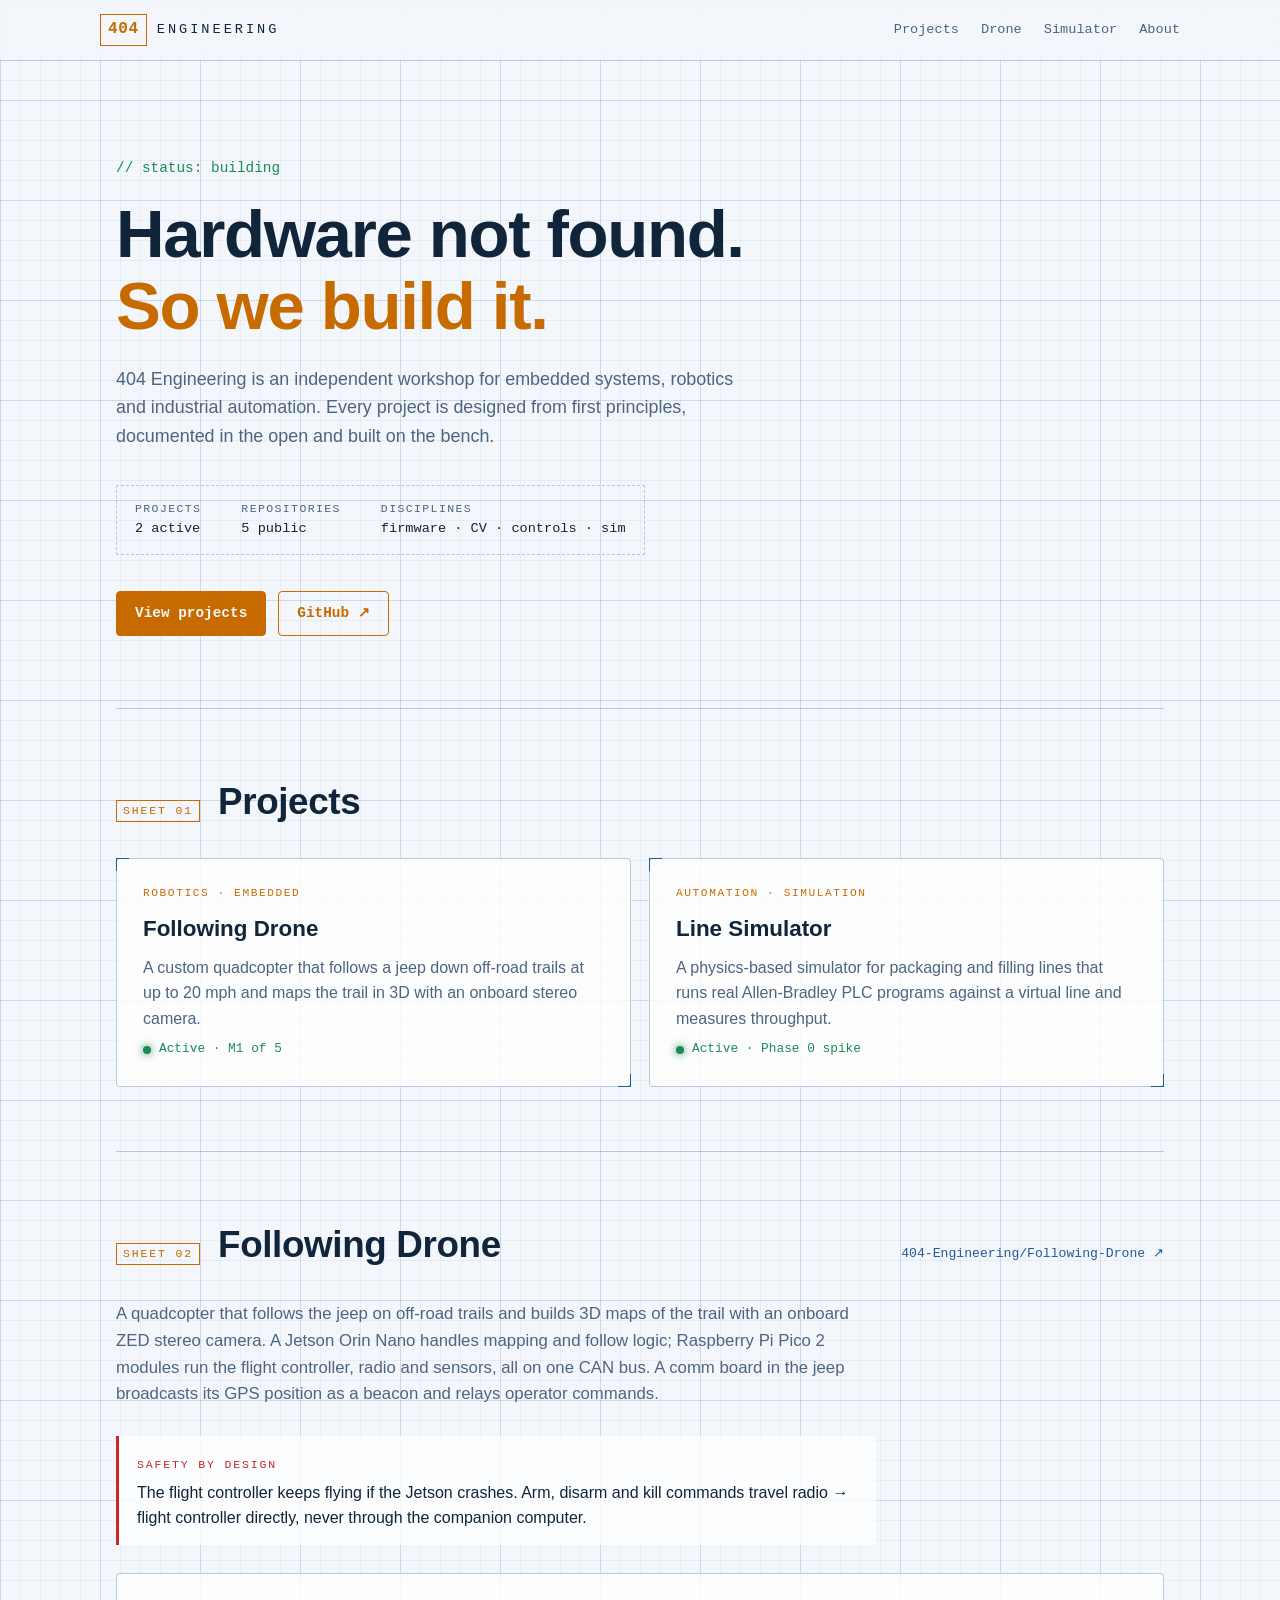
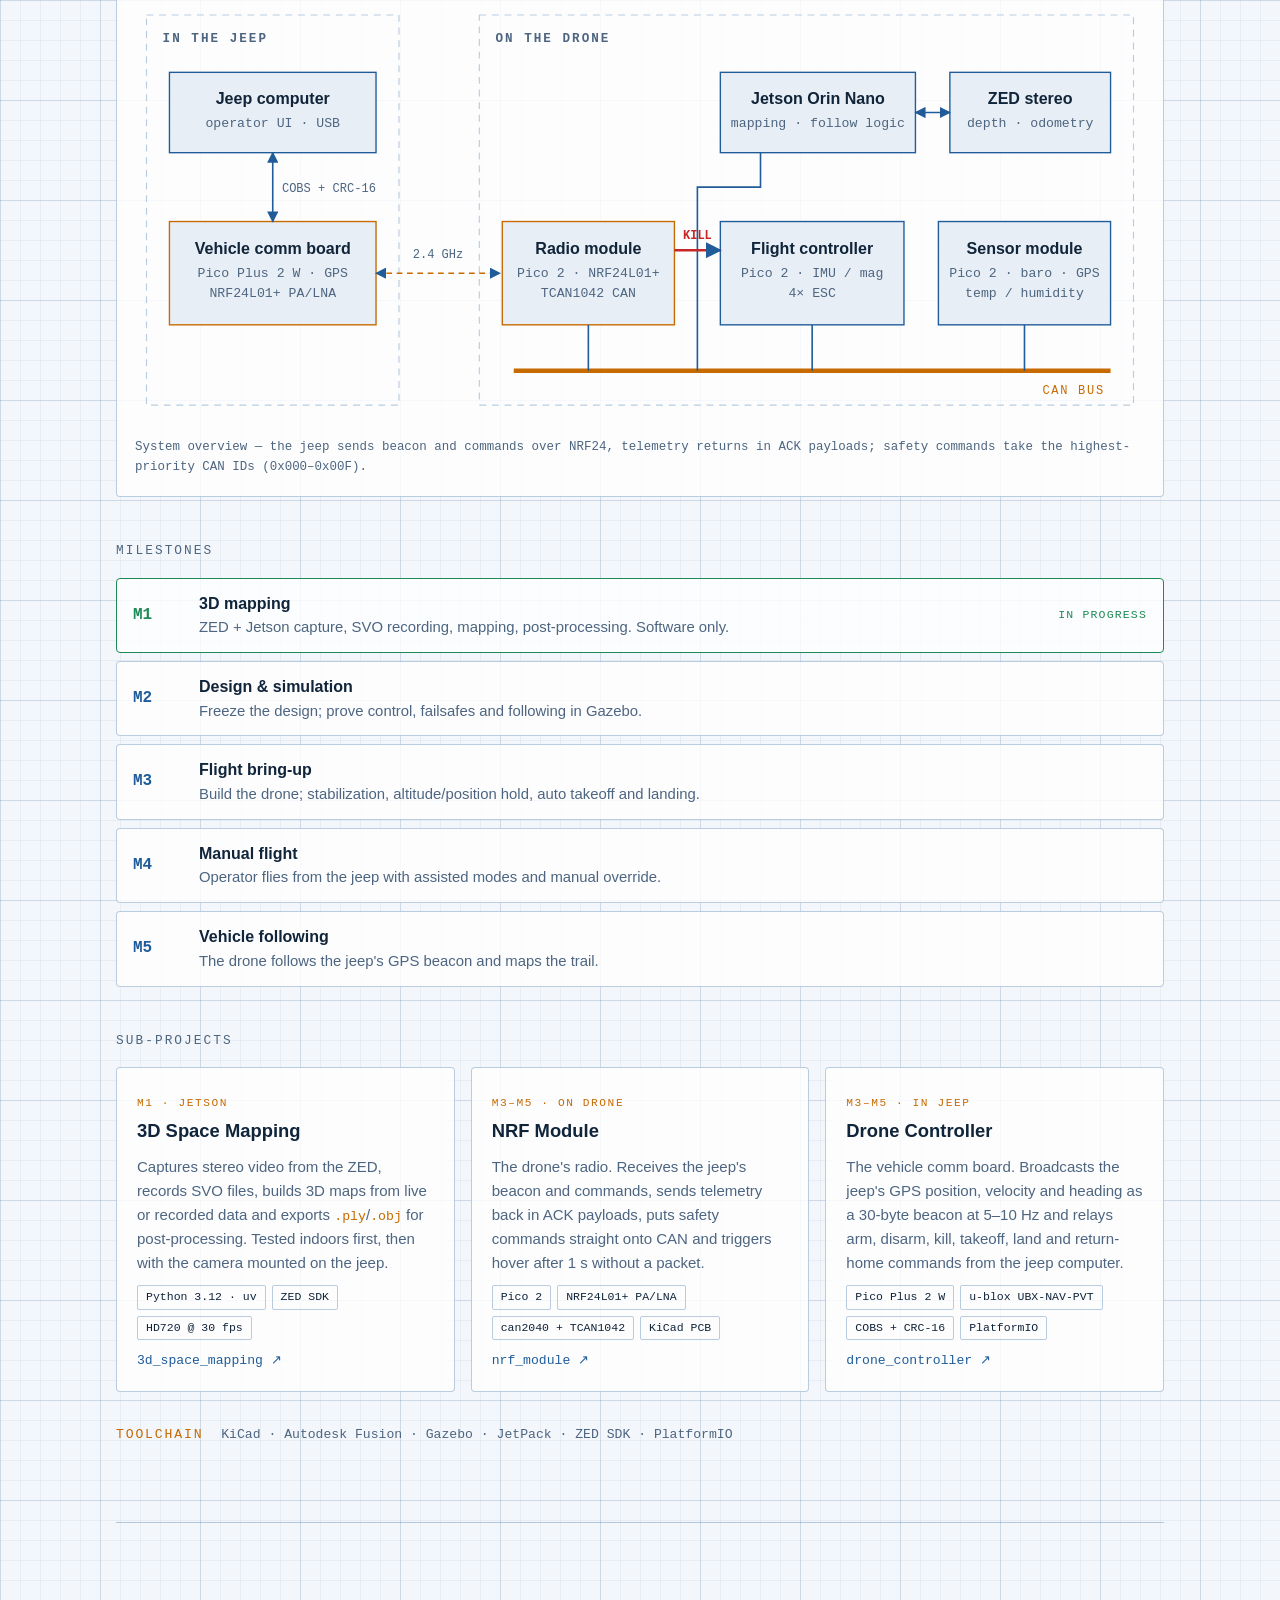
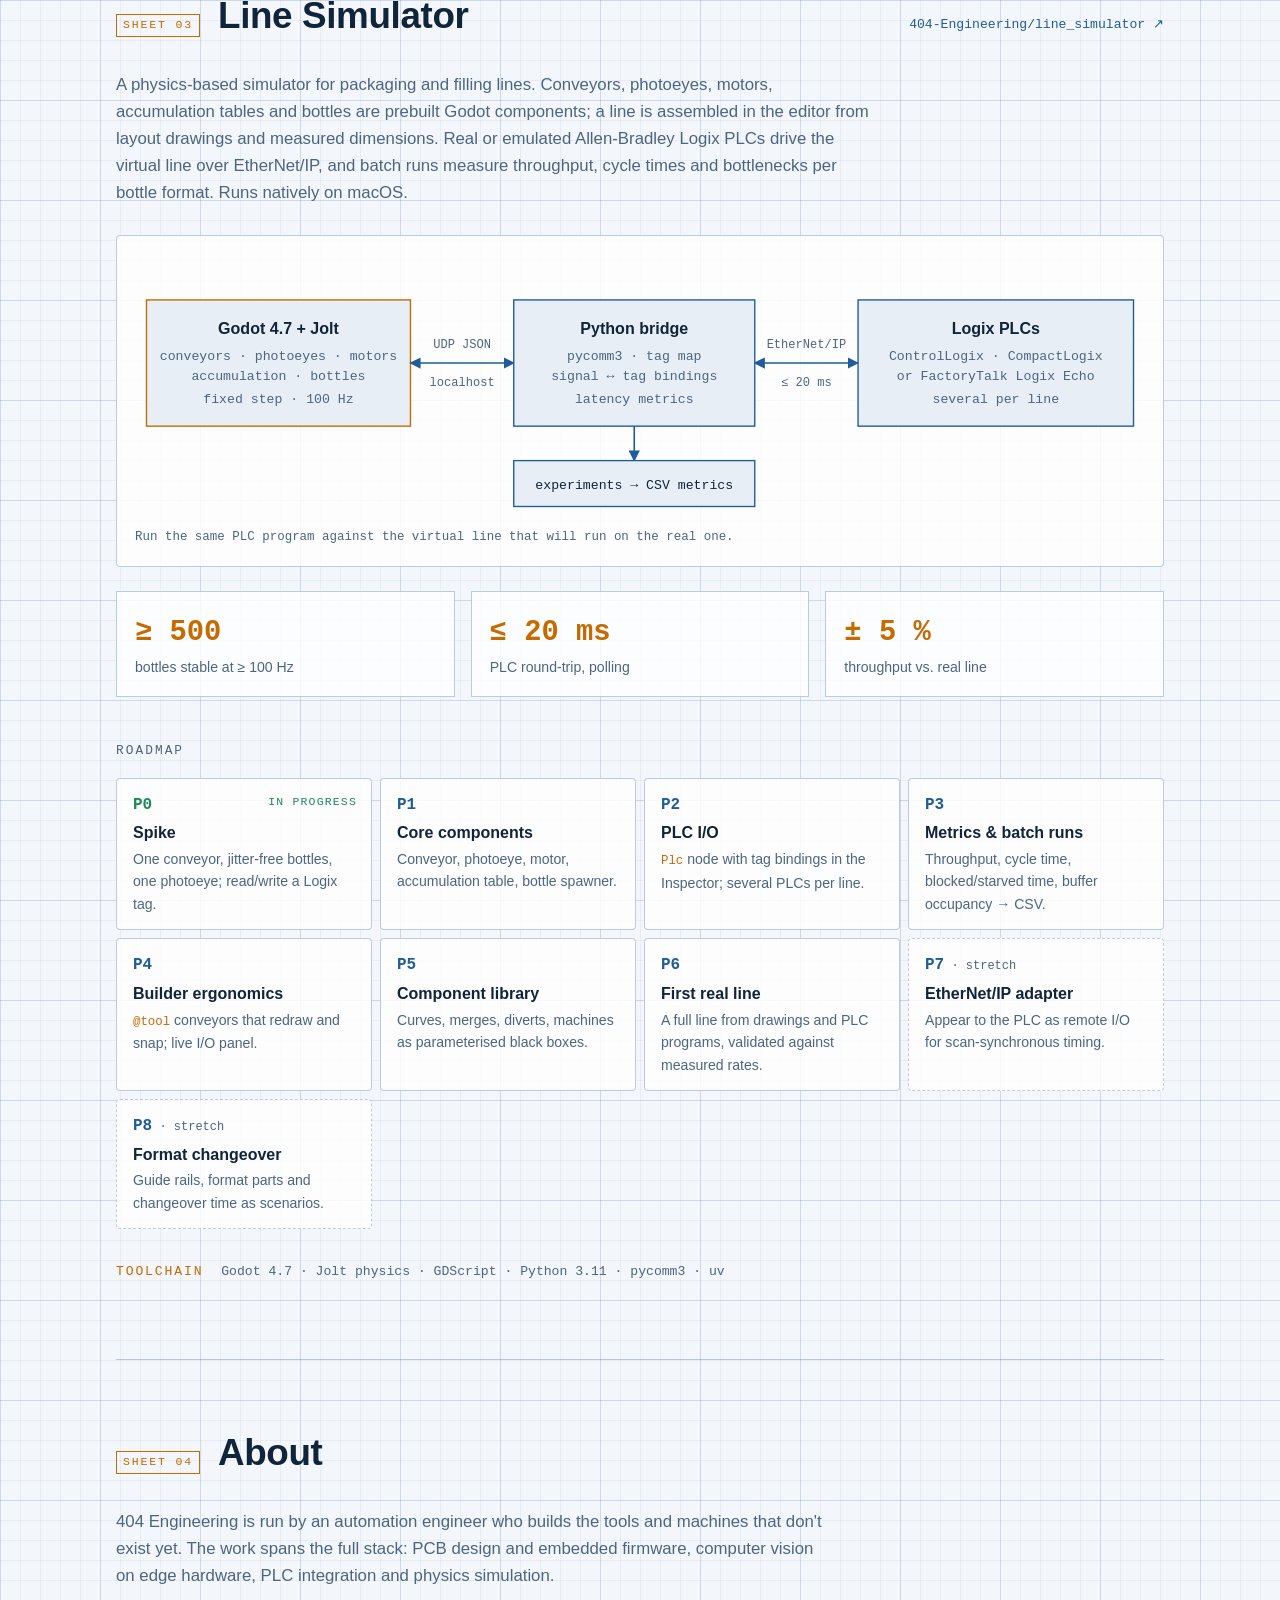
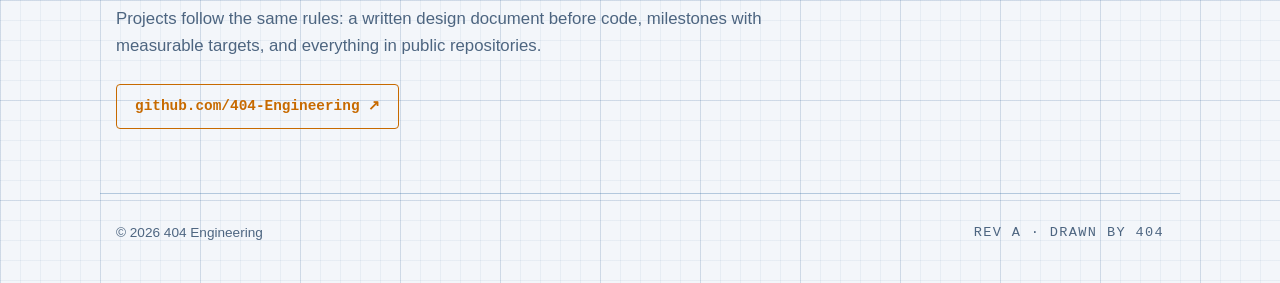
<file: site/index.html>
<!doctype html>
<html lang="en">
<head>
  <meta charset="utf-8">
  <meta name="viewport" content="width=device-width, initial-scale=1">
  <title>404 Engineering</title>
  <meta name="description" content="404 Engineering: independent hardware and software projects — an autonomous trail-following drone and a physics-based packaging line simulator.">
  <meta name="theme-color" content="#0b1a2b">
  <link rel="icon" href="assets/favicon.svg" type="image/svg+xml">
  <link rel="stylesheet" href="assets/style.css">
</head>
<body>
  <header class="topbar">
    <a class="brand" href="#top" aria-label="404 Engineering home">
      <span class="brand-mark">404</span><span class="brand-word">ENGINEERING</span>
    </a>
    <nav class="nav" aria-label="Sections">
      <a href="#projects">Projects</a>
      <a href="#drone">Drone</a>
      <a href="#simulator">Simulator</a>
      <a href="#about">About</a>
    </nav>
  </header>

  <main id="top">
    <!-- Hero -->
    <section class="hero">
      <p class="eyebrow">// status: building</p>
      <h1>Hardware not found.<br><span class="accent">So we build it.</span></h1>
      <p class="lede">404 Engineering is an independent workshop for embedded systems, robotics and industrial
        automation. Every project is designed from first principles, documented in the open and built on the bench.</p>
      <div class="hero-meta">
        <div><span class="k">projects</span><span class="v">2 active</span></div>
        <div><span class="k">repositories</span><span class="v">5 public</span></div>
        <div><span class="k">disciplines</span><span class="v">firmware · CV · controls · sim</span></div>
      </div>
      <div class="cta">
        <a class="btn" href="#projects">View projects</a>
        <a class="btn ghost" href="https://github.com/404-Engineering" rel="noopener">GitHub ↗</a>
      </div>
    </section>

    <!-- Project index -->
    <section id="projects" class="section">
      <header class="section-head">
        <span class="sheet">SHEET 01</span>
        <h2>Projects</h2>
      </header>
      <div class="index-grid">
        <a class="index-card" href="#drone">
          <span class="tag">ROBOTICS · EMBEDDED</span>
          <h3>Following Drone</h3>
          <p>A custom quadcopter that follows a jeep down off-road trails at up to 20 mph and maps the trail in 3D with an onboard stereo camera.</p>
          <span class="status"><i class="dot"></i>Active · M1 of 5</span>
        </a>
        <a class="index-card" href="#simulator">
          <span class="tag">AUTOMATION · SIMULATION</span>
          <h3>Line Simulator</h3>
          <p>A physics-based simulator for packaging and filling lines that runs real Allen-Bradley PLC programs against a virtual line and measures throughput.</p>
          <span class="status"><i class="dot"></i>Active · Phase 0 spike</span>
        </a>
      </div>
    </section>

    <!-- Following Drone -->
    <section id="drone" class="section">
      <header class="section-head">
        <span class="sheet">SHEET 02</span>
        <h2>Following Drone</h2>
        <a class="repo" href="https://github.com/404-Engineering/Following-Drone" rel="noopener">404-Engineering/Following-Drone ↗</a>
      </header>

      <p class="intro">A quadcopter that follows the jeep on off-road trails and builds 3D maps of the trail with an onboard
        ZED stereo camera. A Jetson Orin Nano handles mapping and follow logic; Raspberry Pi Pico 2 modules run the flight
        controller, radio and sensors, all on one CAN bus. A comm board in the jeep broadcasts its GPS position as a beacon
        and relays operator commands.</p>

      <div class="callout">
        <span class="callout-k">SAFETY BY DESIGN</span>
        <p>The flight controller keeps flying if the Jetson crashes. Arm, disarm and kill commands travel radio → flight
          controller directly, never through the companion computer.</p>
      </div>

      <figure class="diagram">
        <svg viewBox="0 0 880 380" role="img" aria-labelledby="drone-svg-title">
          <title id="drone-svg-title">Following Drone system architecture: jeep comm board linked by NRF24 radio to the drone, whose modules share a CAN bus</title>
          <defs>
            <marker id="arr" viewBox="0 0 10 10" refX="9" refY="5" markerWidth="7" markerHeight="7" orient="auto-start-reverse">
              <path d="M0,0 L10,5 L0,10 z" class="fill-line"/>
            </marker>
          </defs>
          <!-- Jeep zone -->
          <rect x="10" y="20" width="220" height="340" class="zone"/>
          <text x="24" y="44" class="zone-label">IN THE JEEP</text>
          <rect x="30" y="70" width="180" height="70" class="box"/>
          <text x="120" y="98" class="box-title">Jeep computer</text>
          <text x="120" y="118" class="box-sub">operator UI · USB</text>
          <rect x="30" y="200" width="180" height="90" class="box hl"/>
          <text x="120" y="228" class="box-title">Vehicle comm board</text>
          <text x="120" y="248" class="box-sub">Pico Plus 2 W · GPS</text>
          <text x="120" y="266" class="box-sub">NRF24L01+ PA/LNA</text>
          <line x1="120" y1="140" x2="120" y2="200" class="link" marker-end="url(#arr)" marker-start="url(#arr)"/>
          <text x="128" y="174" class="link-label">COBS + CRC-16</text>

          <!-- Radio link -->
          <line x1="210" y1="245" x2="318" y2="245" class="link radio" marker-end="url(#arr)" marker-start="url(#arr)"/>
          <text x="264" y="232" class="link-label mid">2.4 GHz</text>

          <!-- Drone zone -->
          <rect x="300" y="20" width="570" height="340" class="zone"/>
          <text x="314" y="44" class="zone-label">ON THE DRONE</text>
          <rect x="320" y="200" width="150" height="90" class="box hl"/>
          <text x="395" y="228" class="box-title">Radio module</text>
          <text x="395" y="248" class="box-sub">Pico 2 · NRF24L01+</text>
          <text x="395" y="266" class="box-sub">TCAN1042 CAN</text>

          <rect x="510" y="70" width="170" height="70" class="box"/>
          <text x="595" y="98" class="box-title">Jetson Orin Nano</text>
          <text x="595" y="118" class="box-sub">mapping · follow logic</text>
          <rect x="710" y="70" width="140" height="70" class="box"/>
          <text x="780" y="98" class="box-title">ZED stereo</text>
          <text x="780" y="118" class="box-sub">depth · odometry</text>
          <line x1="680" y1="105" x2="710" y2="105" class="link" marker-end="url(#arr)" marker-start="url(#arr)"/>

          <rect x="510" y="200" width="160" height="90" class="box"/>
          <text x="590" y="228" class="box-title">Flight controller</text>
          <text x="590" y="248" class="box-sub">Pico 2 · IMU / mag</text>
          <text x="590" y="266" class="box-sub">4× ESC</text>
          <rect x="700" y="200" width="150" height="90" class="box"/>
          <text x="775" y="228" class="box-title">Sensor module</text>
          <text x="775" y="248" class="box-sub">Pico 2 · baro · GPS</text>
          <text x="775" y="266" class="box-sub">temp / humidity</text>

          <!-- CAN bus -->
          <line x1="330" y1="330" x2="850" y2="330" class="bus"/>
          <text x="845" y="350" class="link-label end">CAN BUS</text>
          <line x1="395" y1="290" x2="395" y2="330" class="link"/>
          <line x1="590" y1="290" x2="590" y2="330" class="link"/>
          <line x1="775" y1="290" x2="775" y2="330" class="link"/>
          <path d="M 545 140 L 545 170 L 490 170 L 490 330" class="link" fill="none"/>
          <!-- Kill path -->
          <path d="M 470 225 L 510 225" class="link kill" marker-end="url(#arr)"/>
          <text x="490" y="215" class="link-label mid kill-t">KILL</text>
        </svg>
        <figcaption>System overview — the jeep sends beacon and commands over NRF24, telemetry returns in ACK payloads; safety commands take the highest-priority CAN IDs (0x000–0x00F).</figcaption>
      </figure>

      <h3 class="sub">Milestones</h3>
      <ol class="milestones">
        <li class="current"><span class="m">M1</span><div><b>3D mapping</b><span>ZED + Jetson capture, SVO recording, mapping, post-processing. Software only.</span></div><em>in progress</em></li>
        <li><span class="m">M2</span><div><b>Design &amp; simulation</b><span>Freeze the design; prove control, failsafes and following in Gazebo.</span></div></li>
        <li><span class="m">M3</span><div><b>Flight bring-up</b><span>Build the drone; stabilization, altitude/position hold, auto takeoff and landing.</span></div></li>
        <li><span class="m">M4</span><div><b>Manual flight</b><span>Operator flies from the jeep with assisted modes and manual override.</span></div></li>
        <li><span class="m">M5</span><div><b>Vehicle following</b><span>The drone follows the jeep's GPS beacon and maps the trail.</span></div></li>
      </ol>

      <h3 class="sub">Sub-projects</h3>
      <div class="cards">
        <article class="card">
          <header><span class="tag">M1 · JETSON</span><h4>3D Space Mapping</h4></header>
          <p>Captures stereo video from the ZED, records SVO files, builds 3D maps from live or recorded data and exports
            <code>.ply</code>/<code>.obj</code> for post-processing. Tested indoors first, then with the camera mounted on the jeep.</p>
          <ul class="specs">
            <li>Python 3.12 · uv</li><li>ZED SDK</li><li>HD720 @ 30 fps</li>
          </ul>
          <a class="repo" href="https://github.com/404-Engineering/3d_space_mapping" rel="noopener">3d_space_mapping ↗</a>
        </article>
        <article class="card">
          <header><span class="tag">M3–M5 · ON DRONE</span><h4>NRF Module</h4></header>
          <p>The drone's radio. Receives the jeep's beacon and commands, sends telemetry back in ACK payloads, puts
            safety commands straight onto CAN and triggers hover after 1 s without a packet.</p>
          <ul class="specs">
            <li>Pico 2</li><li>NRF24L01+ PA/LNA</li><li>can2040 + TCAN1042</li><li>KiCad PCB</li>
          </ul>
          <a class="repo" href="https://github.com/404-Engineering/nrf_module" rel="noopener">nrf_module ↗</a>
        </article>
        <article class="card">
          <header><span class="tag">M3–M5 · IN JEEP</span><h4>Drone Controller</h4></header>
          <p>The vehicle comm board. Broadcasts the jeep's GPS position, velocity and heading as a 30-byte beacon at
            5–10 Hz and relays arm, disarm, kill, takeoff, land and return-home commands from the jeep computer.</p>
          <ul class="specs">
            <li>Pico Plus 2 W</li><li>u-blox UBX-NAV-PVT</li><li>COBS + CRC-16</li><li>PlatformIO</li>
          </ul>
          <a class="repo" href="https://github.com/404-Engineering/drone_controller" rel="noopener">drone_controller ↗</a>
        </article>
      </div>

      <p class="toolchain"><span>TOOLCHAIN</span> KiCad · Autodesk Fusion · Gazebo · JetPack · ZED SDK · PlatformIO</p>
    </section>

    <!-- Line Simulator -->
    <section id="simulator" class="section">
      <header class="section-head">
        <span class="sheet">SHEET 03</span>
        <h2>Line Simulator</h2>
        <a class="repo" href="https://github.com/404-Engineering/line_simulator" rel="noopener">404-Engineering/line_simulator ↗</a>
      </header>

      <p class="intro">A physics-based simulator for packaging and filling lines. Conveyors, photoeyes, motors,
        accumulation tables and bottles are prebuilt Godot components; a line is assembled in the editor from layout
        drawings and measured dimensions. Real or emulated Allen-Bradley Logix PLCs drive the virtual line over
        EtherNet/IP, and batch runs measure throughput, cycle times and bottlenecks per bottle format. Runs natively on macOS.</p>

      <figure class="diagram">
        <svg viewBox="0 0 880 230" role="img" aria-labelledby="sim-svg-title">
          <title id="sim-svg-title">Line Simulator architecture: Godot simulation exchanges UDP JSON with a Python bridge, which reads and writes tags on Logix PLCs; experiments produce CSV metrics</title>
          <rect x="10" y="40" width="230" height="110" class="box hl"/>
          <text x="125" y="70" class="box-title">Godot 4.7 + Jolt</text>
          <text x="125" y="92" class="box-sub">conveyors · photoeyes · motors</text>
          <text x="125" y="110" class="box-sub">accumulation · bottles</text>
          <text x="125" y="130" class="box-sub">fixed step · 100 Hz</text>

          <line x1="240" y1="95" x2="330" y2="95" class="link" marker-end="url(#arr2)" marker-start="url(#arr2)"/>
          <text x="285" y="82" class="link-label mid">UDP JSON</text>
          <text x="285" y="115" class="link-label mid">localhost</text>

          <rect x="330" y="40" width="210" height="110" class="box"/>
          <text x="435" y="70" class="box-title">Python bridge</text>
          <text x="435" y="92" class="box-sub">pycomm3 · tag map</text>
          <text x="435" y="110" class="box-sub">signal ↔ tag bindings</text>
          <text x="435" y="130" class="box-sub">latency metrics</text>

          <line x1="540" y1="95" x2="630" y2="95" class="link" marker-end="url(#arr2)" marker-start="url(#arr2)"/>
          <text x="585" y="82" class="link-label mid">EtherNet/IP</text>
          <text x="585" y="115" class="link-label mid">≤ 20 ms</text>

          <rect x="630" y="40" width="240" height="110" class="box"/>
          <text x="750" y="70" class="box-title">Logix PLCs</text>
          <text x="750" y="92" class="box-sub">ControlLogix · CompactLogix</text>
          <text x="750" y="110" class="box-sub">or FactoryTalk Logix Echo</text>
          <text x="750" y="130" class="box-sub">several per line</text>

          <line x1="435" y1="150" x2="435" y2="180" class="link" marker-end="url(#arr2)"/>
          <rect x="330" y="180" width="210" height="40" class="box"/>
          <text x="435" y="205" class="box-sub strong">experiments → CSV metrics</text>
          <defs>
            <marker id="arr2" viewBox="0 0 10 10" refX="9" refY="5" markerWidth="7" markerHeight="7" orient="auto-start-reverse">
              <path d="M0,0 L10,5 L0,10 z" class="fill-line"/>
            </marker>
          </defs>
        </svg>
        <figcaption>Run the same PLC program against the virtual line that will run on the real one.</figcaption>
      </figure>

      <div class="targets">
        <div><span class="v">≥ 500</span><span class="k">bottles stable at ≥ 100 Hz</span></div>
        <div><span class="v">≤ 20 ms</span><span class="k">PLC round-trip, polling</span></div>
        <div><span class="v">± 5 %</span><span class="k">throughput vs. real line</span></div>
      </div>

      <h3 class="sub">Roadmap</h3>
      <ol class="phases">
        <li class="current"><span class="m">P0</span><b>Spike</b><span>One conveyor, jitter-free bottles, one photoeye; read/write a Logix tag.</span></li>
        <li><span class="m">P1</span><b>Core components</b><span>Conveyor, photoeye, motor, accumulation table, bottle spawner.</span></li>
        <li><span class="m">P2</span><b>PLC I/O</b><span><code>Plc</code> node with tag bindings in the Inspector; several PLCs per line.</span></li>
        <li><span class="m">P3</span><b>Metrics &amp; batch runs</b><span>Throughput, cycle time, blocked/starved time, buffer occupancy → CSV.</span></li>
        <li><span class="m">P4</span><b>Builder ergonomics</b><span><code>@tool</code> conveyors that redraw and snap; live I/O panel.</span></li>
        <li><span class="m">P5</span><b>Component library</b><span>Curves, merges, diverts, machines as parameterised black boxes.</span></li>
        <li><span class="m">P6</span><b>First real line</b><span>A full line from drawings and PLC programs, validated against measured rates.</span></li>
        <li class="stretch"><span class="m">P7</span><b>EtherNet/IP adapter</b><span>Appear to the PLC as remote I/O for scan-synchronous timing.</span></li>
        <li class="stretch"><span class="m">P8</span><b>Format changeover</b><span>Guide rails, format parts and changeover time as scenarios.</span></li>
      </ol>

      <p class="toolchain"><span>TOOLCHAIN</span> Godot 4.7 · Jolt physics · GDScript · Python 3.11 · pycomm3 · uv</p>
    </section>

    <!-- About -->
    <section id="about" class="section">
      <header class="section-head">
        <span class="sheet">SHEET 04</span>
        <h2>About</h2>
      </header>
      <div class="about">
        <p>404 Engineering is run by an automation engineer who builds the tools and machines that don't exist yet.
          The work spans the full stack: PCB design and embedded firmware, computer vision on edge hardware, PLC
          integration and physics simulation.</p>
        <p>Projects follow the same rules: a written design document before code, milestones with measurable targets,
          and everything in public repositories.</p>
        <a class="btn ghost" href="https://github.com/404-Engineering" rel="noopener">github.com/404-Engineering ↗</a>
      </div>
    </section>
  </main>

  <footer class="footer">
    <span>© <span id="year">2026</span> 404 Engineering</span>
    <span class="mono">REV A · DRAWN BY 404</span>
  </footer>

  <script>document.getElementById("year").textContent = new Date().getFullYear();</script>
</body>
</html>
</file>
<file: site/assets/style.css>
/* 404 Engineering — blueprint theme */
:root {
  --bg: #0b1a2b;
  --bg-2: #0f2238;
  --panel: rgba(18, 42, 68, 0.72);
  --grid: rgba(120, 180, 255, 0.07);
  --grid-major: rgba(120, 180, 255, 0.13);
  --line: #6fa8dc;
  --line-dim: rgba(111, 168, 220, 0.35);
  --text: #dbe8f5;
  --muted: #8fa9c4;
  --accent: #ffb547;
  --danger: #ff6b6b;
  --ok: #5fd39a;
  --mono: ui-monospace, "SF Mono", "JetBrains Mono", Menlo, Consolas, monospace;
  --sans: -apple-system, BlinkMacSystemFont, "Inter", "Segoe UI", Roboto, sans-serif;
  --radius: 4px;
  --max: 1080px;
}

@media (prefers-color-scheme: light) {
  :root {
    --bg: #f3f6fa;
    --bg-2: #e8eef5;
    --panel: rgba(255, 255, 255, 0.8);
    --grid: rgba(30, 80, 140, 0.06);
    --grid-major: rgba(30, 80, 140, 0.12);
    --line: #1f5c99;
    --line-dim: rgba(31, 92, 153, 0.3);
    --text: #10243a;
    --muted: #4d6580;
    --accent: #c76a00;
    --danger: #c62828;
    --ok: #1e8a55;
  }
}

* { box-sizing: border-box; }
html { scroll-behavior: smooth; scroll-padding-top: 72px; }
body {
  margin: 0;
  background-color: var(--bg);
  background-image:
    linear-gradient(var(--grid-major) 1px, transparent 1px),
    linear-gradient(90deg, var(--grid-major) 1px, transparent 1px),
    linear-gradient(var(--grid) 1px, transparent 1px),
    linear-gradient(90deg, var(--grid) 1px, transparent 1px);
  background-size: 100px 100px, 100px 100px, 20px 20px, 20px 20px;
  color: var(--text);
  font: 16px/1.6 var(--sans);
  -webkit-font-smoothing: antialiased;
}
a { color: var(--line); text-decoration: none; }
a:hover { text-decoration: underline; }
code { font-family: var(--mono); font-size: 0.88em; color: var(--accent); }

/* Top bar */
.topbar {
  position: sticky; top: 0; z-index: 10;
  display: flex; align-items: center; justify-content: space-between; gap: 16px;
  padding: 14px max(16px, calc((100% - var(--max)) / 2));
  background: color-mix(in srgb, var(--bg) 88%, transparent);
  backdrop-filter: blur(8px);
  border-bottom: 1px solid var(--line-dim);
}
.brand { display: flex; align-items: center; gap: 10px; font-family: var(--mono); color: var(--text); }
.brand:hover { text-decoration: none; }
.brand-mark {
  border: 1.5px solid var(--accent); color: var(--accent);
  padding: 2px 7px; font-weight: 700; letter-spacing: 0.04em;
}
.brand-word { font-size: 0.85rem; letter-spacing: 0.22em; }
.nav { display: flex; gap: 22px; font-family: var(--mono); font-size: 0.85rem; }
.nav a { color: var(--muted); }
.nav a:hover { color: var(--text); text-decoration: none; }

main { max-width: var(--max); margin: 0 auto; padding: 0 16px; }

/* Hero */
.hero { padding: 96px 0 72px; }
.eyebrow { font-family: var(--mono); color: var(--ok); font-size: 0.9rem; margin: 0 0 18px; }
.hero h1 {
  font-size: clamp(2.3rem, 6vw, 4.2rem); line-height: 1.08; margin: 0 0 22px;
  letter-spacing: -0.02em; font-weight: 700;
}
.accent { color: var(--accent); }
.lede { max-width: 640px; color: var(--muted); font-size: 1.12rem; margin: 0 0 34px; }
.hero-meta {
  display: grid; grid-template-columns: repeat(3, auto); gap: 10px 40px; justify-content: start;
  font-family: var(--mono); font-size: 0.85rem; margin-bottom: 36px;
  padding: 14px 18px; border: 1px dashed var(--line-dim); width: fit-content; max-width: 100%;
}
.hero-meta div { display: flex; flex-direction: column; }
.hero-meta .k { color: var(--muted); text-transform: uppercase; font-size: 0.72rem; letter-spacing: 0.12em; }
.cta { display: flex; gap: 12px; flex-wrap: wrap; }
.btn {
  display: inline-block; font-family: var(--mono); font-size: 0.9rem;
  padding: 10px 18px; border: 1.5px solid var(--accent); background: var(--accent); color: var(--bg);
  border-radius: var(--radius); font-weight: 600;
}
.btn:hover { text-decoration: none; filter: brightness(1.08); }
.btn.ghost { background: transparent; color: var(--accent); }

/* Sections */
.section { padding: 64px 0; border-top: 1px solid var(--line-dim); }
.section-head { display: flex; align-items: baseline; flex-wrap: wrap; gap: 8px 18px; margin-bottom: 26px; }
.section-head h2 { margin: 0; font-size: clamp(1.7rem, 3.5vw, 2.3rem); letter-spacing: -0.01em; }
.section-head .repo { margin-left: auto; }
.sheet {
  font-family: var(--mono); font-size: 0.72rem; letter-spacing: 0.16em; color: var(--accent);
  border: 1px solid var(--accent); padding: 1px 6px;
}
.repo { font-family: var(--mono); font-size: 0.82rem; }
.intro { max-width: 760px; color: var(--muted); font-size: 1.05rem; margin: 0 0 28px; }
.sub {
  font-family: var(--mono); font-size: 0.8rem; letter-spacing: 0.16em; text-transform: uppercase;
  color: var(--muted); margin: 44px 0 16px; font-weight: 500;
}
.tag { font-family: var(--mono); font-size: 0.7rem; letter-spacing: 0.14em; color: var(--accent); }

/* Project index */
.index-grid { display: grid; grid-template-columns: repeat(auto-fit, minmax(280px, 1fr)); gap: 18px; }
.index-card {
  display: flex; flex-direction: column; gap: 8px; padding: 26px;
  background: var(--panel); border: 1px solid var(--line-dim); border-radius: var(--radius);
  color: var(--text); position: relative; transition: border-color .15s, transform .15s;
}
.index-card::before, .index-card::after {
  content: ""; position: absolute; width: 12px; height: 12px; border: 1.5px solid var(--line);
}
.index-card::before { top: -1px; left: -1px; border-right: 0; border-bottom: 0; }
.index-card::after { bottom: -1px; right: -1px; border-left: 0; border-top: 0; }
.index-card:hover { text-decoration: none; border-color: var(--line); transform: translateY(-2px); }
.index-card h3 { margin: 0; font-size: 1.4rem; }
.index-card p { margin: 0; color: var(--muted); flex: 1; }
.status { font-family: var(--mono); font-size: 0.8rem; color: var(--ok); display: flex; align-items: center; gap: 8px; }
.dot { width: 8px; height: 8px; border-radius: 50%; background: var(--ok); box-shadow: 0 0 8px var(--ok); }

/* Callout */
.callout {
  border-left: 3px solid var(--danger); background: var(--panel);
  padding: 14px 18px; margin: 0 0 28px; max-width: 760px;
}
.callout-k { font-family: var(--mono); font-size: 0.72rem; letter-spacing: 0.16em; color: var(--danger); }
.callout p { margin: 4px 0 0; }

/* Diagrams */
.diagram { margin: 0; padding: 18px; background: var(--panel); border: 1px solid var(--line-dim); border-radius: var(--radius); }
.diagram svg { width: 100%; height: auto; display: block; }
.diagram { scrollbar-color: var(--line-dim) transparent; }
.diagram figcaption { font-family: var(--mono); font-size: 0.78rem; color: var(--muted); margin-top: 10px; }
.zone { fill: none; stroke: var(--line-dim); stroke-dasharray: 6 5; }
.zone-label { font: 600 11px var(--mono); letter-spacing: 0.16em; fill: var(--muted); }
.box { fill: var(--bg-2); stroke: var(--line); stroke-width: 1.2; }
.box.hl { stroke: var(--accent); }
.box-title { font: 600 14px var(--sans); fill: var(--text); text-anchor: middle; }
.box-sub { font: 11.5px var(--mono); fill: var(--muted); text-anchor: middle; }
.box-sub.strong { fill: var(--text); }
.link { stroke: var(--line); stroke-width: 1.4; }
.link.radio { stroke: var(--accent); stroke-dasharray: 5 4; }
.link.kill { stroke: var(--danger); stroke-width: 2; }
.bus { stroke: var(--accent); stroke-width: 4; }
.fill-line { fill: var(--line); }
.link-label { font: 10.5px var(--mono); fill: var(--muted); }
.link-label.mid { text-anchor: middle; }
.link-label.end { text-anchor: end; fill: var(--accent); letter-spacing: 0.14em; }
.kill-t { fill: var(--danger); font-weight: 700; }

/* Milestones */
.milestones, .phases { list-style: none; margin: 0; padding: 0; display: grid; gap: 8px; }
.milestones li {
  display: grid; grid-template-columns: 52px 1fr auto; gap: 14px; align-items: center;
  padding: 12px 16px; border: 1px solid var(--line-dim); background: var(--panel); border-radius: var(--radius);
}
.milestones li div { display: flex; flex-direction: column; }
.milestones li span:not(.m) { color: var(--muted); font-size: 0.93rem; }
.m { font-family: var(--mono); font-weight: 700; color: var(--line); }
.milestones em, .phases .current::after {
  font-style: normal; font-family: var(--mono); font-size: 0.72rem; letter-spacing: 0.1em;
  color: var(--ok); text-transform: uppercase;
}
li.current { border-color: var(--ok); }
li.current .m { color: var(--ok); }

.phases { grid-template-columns: repeat(auto-fill, minmax(230px, 1fr)); }
.phases li {
  display: flex; flex-direction: column; gap: 2px; padding: 14px 16px; position: relative;
  border: 1px solid var(--line-dim); background: var(--panel); border-radius: var(--radius);
}
.phases li span:not(.m) { color: var(--muted); font-size: 0.88rem; }
.phases .current::after { content: "in progress"; position: absolute; top: 14px; right: 14px; }
.phases .stretch { border-style: dashed; }
.phases .stretch .m::after { content: " · stretch"; color: var(--muted); font-weight: 400; font-size: 0.75rem; }

/* Cards */
.cards { display: grid; grid-template-columns: repeat(auto-fit, minmax(260px, 1fr)); gap: 16px; }
.card {
  display: flex; flex-direction: column; gap: 10px; padding: 20px;
  background: var(--panel); border: 1px solid var(--line-dim); border-radius: var(--radius);
}
.card h4 { margin: 2px 0 0; font-size: 1.15rem; }
.card p { margin: 0; color: var(--muted); font-size: 0.94rem; flex: 1; }
.specs { list-style: none; padding: 0; margin: 0; display: flex; flex-wrap: wrap; gap: 6px; }
.specs li {
  font-family: var(--mono); font-size: 0.72rem; padding: 2px 8px;
  border: 1px solid var(--line-dim); color: var(--text); border-radius: 2px;
}

/* Targets */
.targets { display: grid; grid-template-columns: repeat(auto-fit, minmax(200px, 1fr)); gap: 16px; margin-top: 24px; }
.targets div { border: 1px solid var(--line-dim); padding: 18px; background: var(--panel); display: flex; flex-direction: column; }
.targets .v { font-family: var(--mono); font-size: 1.8rem; color: var(--accent); font-weight: 700; }
.targets .k { color: var(--muted); font-size: 0.88rem; }

.toolchain { font-family: var(--mono); font-size: 0.82rem; color: var(--muted); margin-top: 32px; }
.toolchain span { color: var(--accent); letter-spacing: 0.14em; margin-right: 10px; }

/* About */
.about { max-width: 720px; }
.about p { color: var(--muted); font-size: 1.05rem; margin: 0 0 16px; }
.about .btn { margin-top: 8px; }

/* Footer */
.footer {
  display: flex; justify-content: space-between; flex-wrap: wrap; gap: 8px;
  max-width: var(--max); margin: 0 auto; padding: 28px 16px 40px;
  border-top: 1px solid var(--line-dim); color: var(--muted); font-size: 0.85rem;
}
.mono { font-family: var(--mono); letter-spacing: 0.1em; }

/* 404 page */
.notfound { min-height: 70vh; display: flex; flex-direction: column; justify-content: center; padding: 64px 0; }
.notfound .code { font-family: var(--mono); font-size: clamp(5rem, 18vw, 10rem); line-height: 1; color: var(--accent); margin: 0; }
.notfound p { color: var(--muted); max-width: 520px; }

@media (max-width: 640px) {
  .nav { gap: 14px; font-size: 0.78rem; }
  .brand-word { display: none; }
  .hero { padding: 64px 0 48px; }
  .hero-meta { grid-template-columns: 1fr; }
  .section-head .repo { margin-left: 0; width: 100%; }
  .milestones li { grid-template-columns: 40px 1fr; }
  .milestones em { grid-column: 2; }
  .diagram { padding: 10px; overflow-x: auto; }
  .diagram svg { min-width: 620px; }
}
</file>
